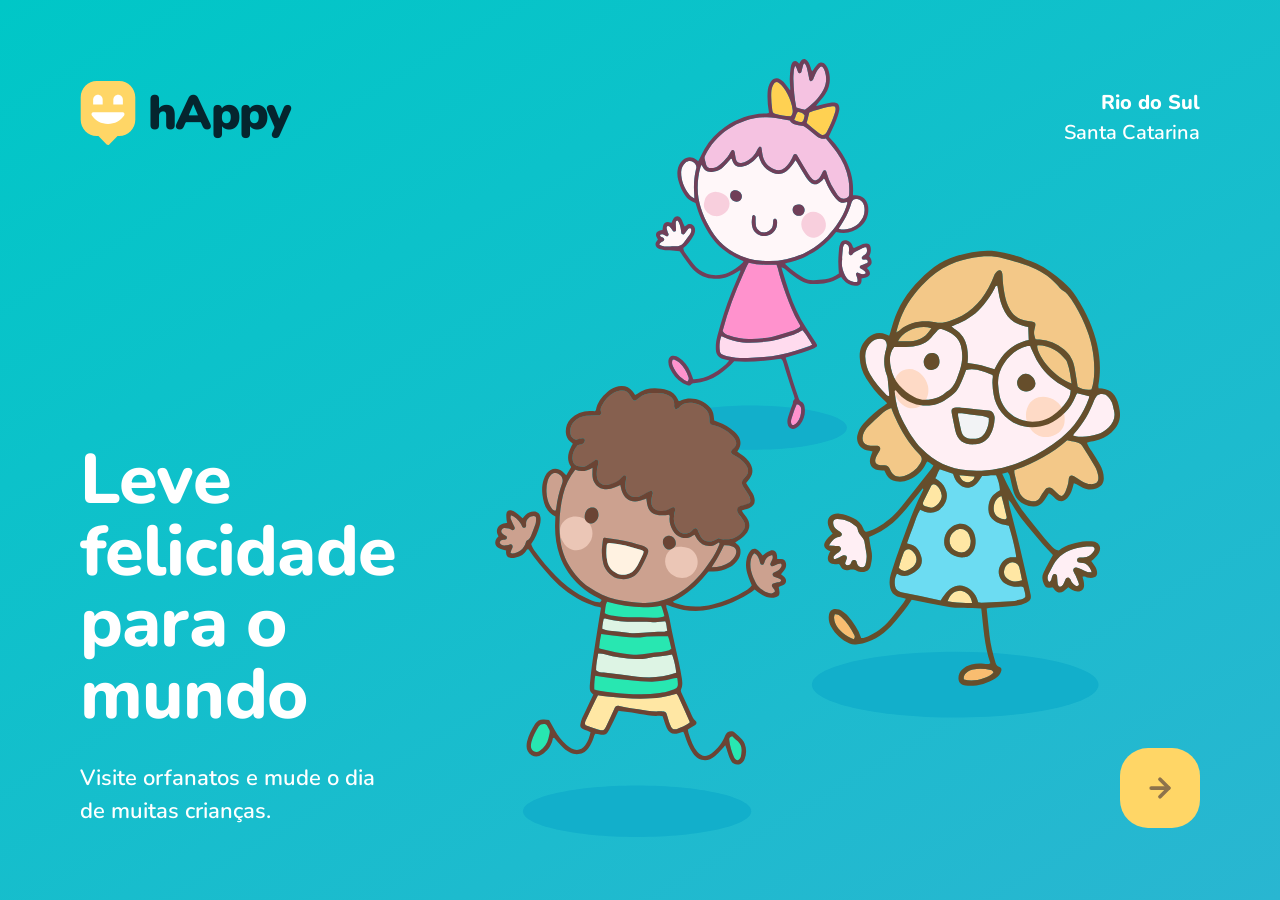
<file: index.html>
<!DOCTYPE html>
<html lang="pt-BR">
<head>
  <meta charset="UTF-8">
  <meta name="viewport" content="width=device-width, initial-scale=1">
  <meta name="theme-color" content="#15c3d6">
  <meta name="description" content="Leve felicidade para o mundo. Encontre orfanatos e planeje uma visita com o Happy.">
  <title>Happy — Leve felicidade para o mundo</title>
  <link rel="icon" href="assets/map-marker.svg" type="image/svg+xml">
  <link rel="preload" href="assets/nunito.woff2" as="font" type="font/woff2" crossorigin>
  <!-- Bootstrap oficial, servido localmente antes do tema Happy. -->
  <link rel="stylesheet" href="assets/vendor/bootstrap/bootstrap.min.css">
  <link rel="stylesheet" href="styles.css">
  <script src="assets/vendor/bootstrap/bootstrap.bundle.min.js" defer></script>
  <script src="scripts/app.js" defer></script>
</head>
<body class="home-page" data-page="home">
  <main class="landing">
    <a class="brand landing-brand" href="index.html" aria-label="Happy, página inicial">
      <img src="assets/map-marker.svg" alt="" width="56" height="64">
      <span>hAppy</span>
    </a>
    <div class="landing-location"><strong>Rio do Sul</strong><span>Santa Catarina</span></div>
    <div class="landing-copy">
      <h1>Leve<br>felicidade<br>para o<br>mundo</h1>
      <p>Visite orfanatos e mude o dia<br>de muitas crianças.</p>
    </div>
    <img class="landing-illustration" src="assets/landing.svg" alt="Três crianças sorrindo e brincando" width="660" height="640" fetchpriority="high">
    <a class="btn enter-button icon-button" href="orphanages.html" aria-label="Encontrar orfanatos" title="Encontrar orfanatos">
      <img src="assets/arrow-forward.svg" alt="" width="28" height="28">
    </a>
  </main>
</body>
</html>
</file>
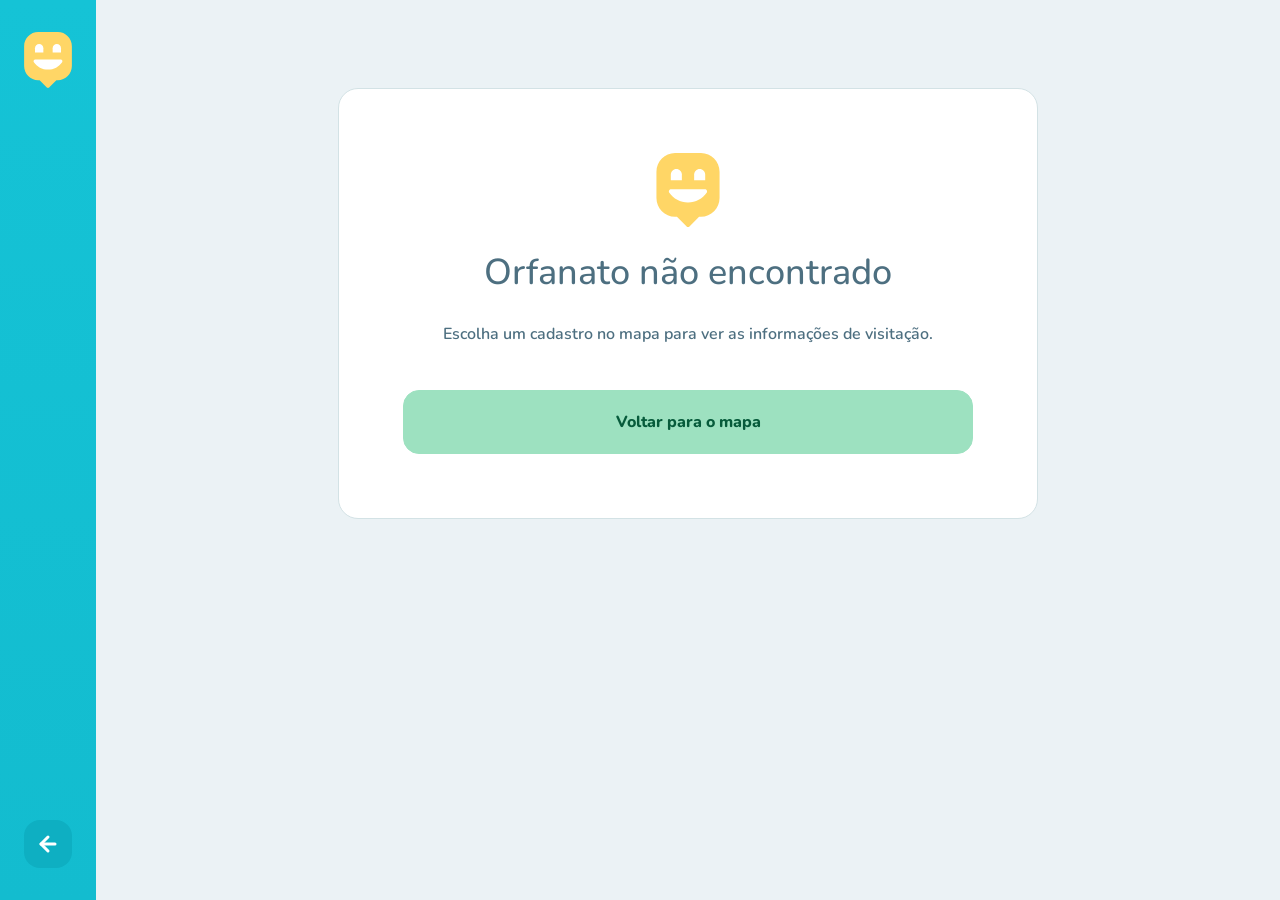
<file: orphanage.html>
<!DOCTYPE html>
<html lang="pt-BR">
<head>
  <meta charset="UTF-8">
  <meta name="viewport" content="width=device-width, initial-scale=1">
  <meta name="theme-color" content="#15c3d6">
  <meta name="description" content="Veja os dados do orfanato, a localização e as informações de visitação.">
  <title>Visite um orfanato — Happy</title>
  <link rel="icon" href="assets/map-marker.svg" type="image/svg+xml">
  <!-- Bootstrap oficial, servido localmente antes do tema Happy. -->
  <link rel="stylesheet" href="assets/vendor/bootstrap/bootstrap.min.css">
  <link rel="stylesheet" href="styles.css">
  <script src="assets/vendor/bootstrap/bootstrap.bundle.min.js" defer></script>
  <script src="scripts/app.js" defer></script>
</head>
<body class="inner-page" data-page="detail">
  <a class="skip-link" href="#main-content">Ir para as informações</a>
  <aside class="sidebar" aria-label="Navegação"><a href="index.html" class="sidebar-brand" aria-label="Happy, página inicial"><img src="assets/map-marker.svg" alt="" width="48" height="56"></a><a href="orphanages.html" class="btn back-button icon-button" aria-label="Voltar para o mapa"><img src="assets/arrow-back.svg" alt="" width="24" height="24"></a></aside>
  <main class="detail-page" id="main-content">
    <article class="card orphanage-detail" id="detail-content" hidden>
      <div id="detail-photos" class="detail-photos"></div>
      <div class="detail-body">
        <h1 id="detail-name"></h1><p id="detail-about" class="detail-text"></p>
        <div class="map-container detail-map-container">
          <div class="happy-map detail-map" id="detail-map" tabindex="0" role="region" aria-label="Localização do orfanato" data-mode="view" data-lat="-27.2143" data-lng="-49.6430" data-zoom="15"><div class="map-tiles" aria-hidden="true"></div><div class="map-markers"></div><div class="map-unavailable" hidden>Mapa indisponível. Use o link abaixo para abrir a localização.</div><div class="map-controls"><button class="map-zoom-in" type="button" aria-label="Aproximar mapa">+</button><button class="map-zoom-out" type="button" aria-label="Afastar mapa">−</button></div><a class="map-attribution" href="https://www.openstreetmap.org/copyright" target="_blank" rel="noopener noreferrer">© OpenStreetMap</a></div>
          <a class="map-footer" id="detail-routes" href="https://www.openstreetmap.org" target="_blank" rel="noopener noreferrer">Ver rotas no mapa</a>
        </div>
        <section class="detail-visitation" aria-labelledby="visitation-title"><h2 id="visitation-title">Instruções para visita</h2><p id="detail-instructions" class="detail-text"></p><div class="visit-cards row g-3"><div class="col-12 col-md-6"><div class="visit-card card h-100"><img src="assets/clock.svg" alt="" width="32" height="32"><h3>Horário das visitas</h3><p id="detail-hours"></p></div></div><div class="col-12 col-md-6"><div class="visit-card card h-100 weekend-card" id="weekend-card"><span class="weekend-symbol" aria-hidden="true">♡</span><h3>Fim de semana</h3><p id="detail-weekends"></p></div></div></div><a class="btn btn-success primary-button w-100 d-flex align-items-center justify-content-center gap-3 whatsapp-button" id="detail-whatsapp" href="https://wa.me" target="_blank" rel="noopener noreferrer"><img src="assets/whatsapp.svg" alt="" width="24" height="24">Entrar em contato</a></section>
      </div>
    </article>
    <section class="card success-panel missing-panel" id="detail-missing" hidden><img src="assets/map-marker.svg" alt="" width="64" height="74"><h1>Orfanato não encontrado</h1><p>Escolha um cadastro no mapa para ver as informações de visitação.</p><a class="btn btn-success primary-button w-100 d-flex align-items-center justify-content-center gap-3" href="orphanages.html">Voltar para o mapa</a></section>
  </main>
</body>
</html>
</file>
<file: styles.css>
@font-face {
  font-family: Nunito;
  src: url("assets/nunito.woff2") format("woff2");
  font-weight: 200 1000;
  font-style: normal;
  font-display: swap;
}

:root {
  --turquoise: #15c3d6;
  --turquoise-dark: #087f94;
  --yellow: #ffd666;
  --background: #ebf2f5;
  --text: #4d6f80;
  --muted: #607985;
  --border: #d3e2e5;
  --field: #f5f8fa;
  --green: #37c77f;
  --green-dark: #075b3b;
  --error: #b54356;
  --radius: 20px;
  /* O Bootstrap fornece os componentes; estas variáveis definem o tema Happy. */
  --bs-body-font-family: Nunito, "Segoe UI", sans-serif;
  --bs-body-color: var(--text);
  --bs-body-bg: var(--background);
  --bs-border-color: var(--border);
  --bs-link-color: var(--turquoise-dark);
  --bs-link-hover-color: #056679;
  --bs-form-invalid-color: var(--error);
  --bs-form-invalid-border-color: var(--error);
}

html { min-height: 100%; }
body { font-weight: 600; }
button, a, label[role="button"] { -webkit-tap-highlight-color: transparent; }
button, input, textarea, a, summary { touch-action: manipulation; }
button, a { transition: background-color 180ms ease, color 180ms ease, transform 180ms ease; }
button { cursor: pointer; }
button:disabled { cursor: wait; opacity: .65; }
a { color: inherit; }
img { display: block; max-width: 100%; }
[hidden] { display: none !important; }
:focus-visible { outline: 3px solid #096b85; outline-offset: 4px; }
.skip-link { position: fixed; left: 16px; top: 12px; z-index: 10; padding: 12px 20px; background: white; border-radius: 8px; transform: translateY(-150%); }
.skip-link:focus { transform: translateY(0); }
.icon-button { --bs-btn-padding-x: 0; --bs-btn-padding-y: 0; --bs-btn-border-width: 0; display: grid; place-items: center; flex-shrink: 0; }
.icon-button:active, .primary-button:active { transform: scale(.96); }
.brand { display: inline-flex; align-items: center; gap: 12px; text-decoration: none; }
.brand span { font-size: 48px; font-weight: 900; letter-spacing: -1.7px; line-height: 1; color: #05252e; }

/* Tela inicial: proporções e paleta das fotos de referência. */
.home-page { background: linear-gradient(329.54deg, #29b6d1 0%, #00c7c7 100%); color: white; }
.landing { width: min(1120px, calc(100% - 112px)); min-height: 100dvh; margin: auto; position: relative; display: grid; grid-template-columns: 1fr 1fr; grid-template-rows: auto 1fr; padding: clamp(48px, 9dvh, 88px) 0 clamp(48px, 8dvh, 80px); }
.landing-brand { position: relative; z-index: 2; align-self: start; }
.landing-brand img { width: 56px; height: 64px; }
.landing-location { text-align: right; font-size: 20px; align-self: start; padding-top: 7px; position: relative; z-index: 2; }
.landing-location strong, .landing-location span { display: block; }
.landing-location strong { font-weight: 800; }
.landing-copy { align-self: end; z-index: 2; padding-top: 60px; }
.landing-copy h1 { font-size: clamp(54px, 5.5vw, 76px); font-weight: 800; line-height: 1.02; letter-spacing: -.8px; margin: 0 0 30px; }
.landing-copy p { font-size: 22px; line-height: 1.5; margin: 0; font-weight: 600; }
.landing-illustration { position: absolute; width: 60%; height: 87%; object-fit: contain; top: 6%; left: 35%; }
.enter-button { --bs-btn-bg: var(--yellow); --bs-btn-hover-bg: #ffdf8d; --bs-btn-active-bg: #ffdf8d; position: absolute; bottom: clamp(48px, 8dvh, 80px); right: 0; width: 80px; height: 80px; border-radius: 28px; z-index: 3; }
.enter-button img { width: 30px; height: 30px; }
.enter-button:hover { transform: translateX(3px); }

/* Navegação lateral compartilhada. */
.sidebar { position: fixed; inset: 0 auto 0 0; width: 96px; padding: 32px 24px; background: linear-gradient(180deg, #15c3d6, #13bccf); display: flex; flex-direction: column; align-items: center; justify-content: space-between; z-index: 4; }
.sidebar-brand img { width: 48px; height: 56px; }
.back-button { --bs-btn-bg: #0eafc2; --bs-btn-hover-bg: #078ca3; --bs-btn-active-bg: #078ca3; width: 48px; height: 48px; border-radius: 16px; }
.form-page { margin-left: 96px; padding: 40px 24px 72px; }
.page-caption { margin: 0 auto 40px; text-align: center; font-size: 16px; font-weight: 600; color: var(--muted); }
.orphanage-form { width: min(700px, 100%); margin: auto; padding: 56px 64px 64px; border-radius: var(--radius); border: 1px solid var(--border); background: white; }
legend { float: none; width: 100%; padding: 0 0 22px; margin-bottom: 32px; border-bottom: 1px solid var(--border); font-size: 32px; line-height: 1.4; font-weight: 700; color: var(--text); }
.visitation-fields { margin-top: 64px; }
.input-block { position: relative; margin-top: 22px; }
.input-block label, .input-label { display: block; color: var(--muted); font-size: 15px; margin-bottom: 8px; }
.label-hint { font-size: 12px; margin-left: 16px; }
.form-control { min-height: 56px; border-radius: 16px; color: var(--text); background-color: var(--field); padding: 15px 18px; font-weight: 600; }
textarea.form-control { min-height: 120px; line-height: 1.6; }
.form-control::placeholder { color: var(--muted); font-weight: 400; }
.form-control:focus { color: var(--text); background-color: var(--field); border-color: #1bb5c9; box-shadow: 0 0 0 3px #15c3d61f; }
.field-error { color: var(--error); font-size: 13px; line-height: 1.45; margin: 7px 0 0; }
.field-error:empty { display: none; }
.field-error:not(:empty) { display: block; }
.character-count { display: block; text-align: right; font-size: 11px; line-height: 1; margin-top: 5px; color: var(--muted); }
.character-count { position: absolute; right: 10px; bottom: 10px; background: var(--field); padding: 2px 4px; pointer-events: none; }
.input-block:has(.field-error:not(:empty)) .character-count { position: static; }
.photo-previews { margin-top: 4px; }
.photos-add { height: 96px; width: 96px; border: 1px dashed #96d2dc; border-radius: var(--radius); background: var(--field); display: grid !important; place-items: center; cursor: pointer; margin: 0 !important; }
.photos-add:hover { border-color: var(--turquoise); background: #eefbfd; }
.photos-add img, .add-orphanage img { filter: brightness(0) saturate(100%) invert(68%) sepia(75%) saturate(962%) hue-rotate(139deg) brightness(89%) contrast(88%); }
.photo-preview { width: 96px; height: 96px; position: relative; margin: 0; }
.photo-preview img { width: 100%; height: 100%; object-fit: cover; border-radius: var(--radius); }
.photo-preview button { position: absolute; top: 4px; right: 4px; border: 0; border-radius: 8px; width: 26px; height: 26px; padding: 0; display: grid; place-items: center; line-height: 1; background: white; color: var(--error); font-weight: 800; }
.weekend-field { padding-left: 0; margin-top: 26px; font-size: 15px; color: var(--muted); }
.weekend-field .form-check-label, .weekend-field .form-check-input { cursor: pointer; }
.weekend-field .form-check-input { float: none; flex: 0 0 auto; margin: 0; width: 56px; height: 28px; }
.weekend-field .form-check-input:checked { background-color: #28b575; border-color: #28b575; }
.weekend-field .form-check-input:focus { border-color: #1bb5c9; box-shadow: 0 0 0 3px #15c3d61f; }
.primary-button { --bs-btn-color: var(--green-dark); --bs-btn-bg: #9de1c0; --bs-btn-border-color: #9de1c0; --bs-btn-hover-color: var(--green-dark); --bs-btn-hover-bg: #7ed8ad; --bs-btn-hover-border-color: #7ed8ad; --bs-btn-active-color: var(--green-dark); --bs-btn-active-bg: #7ed8ad; --bs-btn-active-border-color: #7ed8ad; --bs-btn-disabled-color: var(--green-dark); --bs-btn-disabled-bg: #9de1c0; --bs-btn-disabled-border-color: #9de1c0; --bs-btn-padding-y: 1rem; --bs-btn-padding-x: 1.5rem; --bs-btn-border-radius: 1rem; --bs-btn-font-weight: 800; min-height: 64px; white-space: nowrap; }
.confirm-button { margin-top: 28px; }
.form-feedback { margin: 16px 0 0; color: var(--error); font-size: 14px; }
.form-feedback:empty { display: none; }
.success-panel { width: min(700px, 100%); margin: 56px auto; border: 1px solid var(--border); border-radius: var(--radius); background: white; padding: 64px; text-align: center; }
.success-panel > img { margin: 0 auto 24px; }
.success-panel h2, .success-panel h1 { font-size: 36px; margin: 0 0 16px; line-height: 1.2; }
.success-panel p { margin: 12px 0; }
.success-panel .primary-button { margin-top: 32px; }
.text-link { display: inline-block; color: var(--turquoise-dark); margin-top: 24px; text-underline-offset: 4px; }

/* Mapas em JavaScript puro: tiles OSM, seleção, zoom e movimento. */
.map-container { border: 1px solid var(--border); border-radius: var(--radius); overflow: hidden; background: var(--field); }
.happy-map { position: relative; overflow: hidden; touch-action: none; background: #e6eeec; isolation: isolate; }
.form-map { height: 240px; cursor: crosshair; }
.map-tiles, .map-markers { position: absolute; inset: 0; }
.map-tiles { pointer-events: none; }
.map-tiles img, .map-tile { position: absolute; width: 256px; height: 256px; max-width: none; pointer-events: none; user-select: none; }
.form-map .map-tiles { filter: saturate(.3) opacity(.68); }
.map-markers { pointer-events: none; }
.map-marker { position: absolute; transform: translate(-50%, -100%); width: 48px; height: 58px; border: 0; padding: 0; background: transparent; pointer-events: auto; display: grid; place-items: center; }
.map-marker img { width: 48px; height: 56px; }
.map-marker:hover { transform: translate(-50%, -100%) scale(1.08); }
.map-marker-label { position: absolute; bottom: calc(100% + 5px); left: 50%; transform: translateX(-50%); background: white; color: var(--text); border-radius: 8px; padding: 8px 12px; white-space: nowrap; box-shadow: 0 3px 15px #46748120; }
.map-controls { position: absolute; top: 12px; left: 12px; display: grid; border: 1px solid var(--border); background: white; border-radius: 10px; overflow: hidden; z-index: 2; }
.map-controls button { background: white; color: var(--text); border: 0; width: 34px; height: 34px; font: 700 24px/1 Nunito, sans-serif; }
.map-controls button + button { border-top: 1px solid var(--border); }
.map-controls button:hover { background: #edf8fa; }
.map-attribution { position: absolute; bottom: 0; right: 0; padding: 2px 5px; background: #ffffffe8; color: #475e68; font: 10px/1.5 sans-serif; z-index: 2; text-decoration: none; }
.map-unavailable { position: absolute; inset: 0; display: grid; place-content: center; padding: 30px 55px; text-align: center; font-size: 14px; color: var(--text); background: #eef3f2e8; pointer-events: none; }
.map-footer { min-height: 48px; margin: 0; display: flex; align-items: center; justify-content: center; text-align: center; padding: 12px 20px; color: var(--turquoise-dark); font-weight: 800; font-size: 12px; text-decoration: none; }
.manual-location { font-size: 12px; color: var(--muted); margin: 12px 0 28px; }
.manual-location-toggle { --bs-btn-color: var(--muted); --bs-btn-hover-color: var(--turquoise-dark); --bs-btn-active-color: var(--turquoise-dark); --bs-btn-padding-x: 0; --bs-btn-padding-y: 0; font-size: 12px; text-align: left; text-underline-offset: 3px; }
.coordinates-fields { padding-top: 4px; }
.coordinates-fields .input-block { margin-top: var(--bs-gutter-y); min-width: 0; }
.coordinates-fields .input-block label { font-size: 13px; }
.coordinates-fields input { font-size: 14px; }
.secondary-button { --bs-btn-color: var(--turquoise-dark); --bs-btn-bg: #edf9fb; --bs-btn-border-color: var(--border); --bs-btn-hover-color: var(--turquoise-dark); --bs-btn-hover-bg: #def1f5; --bs-btn-hover-border-color: #a8d4de; --bs-btn-active-color: var(--turquoise-dark); --bs-btn-active-bg: #def1f5; --bs-btn-active-border-color: #a8d4de; --bs-btn-border-radius: 10px; --bs-btn-padding-y: 10px; --bs-btn-padding-x: 16px; margin-top: 12px; }

/* Mapa e lista de cadastros. */
.directory-layout { min-height: 100dvh; }
.directory-sidebar { background: linear-gradient(180deg, #15c3d6, #13bccf); color: white; padding: 44px 38px 32px; min-width: 0; height: 100dvh; overflow-y: auto; }
.directory-brand span { font-size: 40px; }
.directory-heading { margin-top: 54px; }
.directory-heading h1 { margin: 0; font-size: 34px; font-weight: 800; line-height: 1.2; letter-spacing: -.4px; }
.directory-heading p { font-size: 17px; line-height: 1.5; margin: 20px 0 0; max-width: 250px; }
.directory-entries { margin-top: 34px; }
.search-label { display: block; font-weight: 800; font-size: 14px; margin-bottom: 10px; }
.directory-search { background: #fff !important; border-color: transparent !important; border-radius: 12px !important; min-height: 46px !important; font-size: 14px; padding: 12px 14px !important; }
.directory-empty { font-size: 14px; background: #087f9426; padding: 16px; border-radius: 12px; margin-top: 14px; }
.directory-empty p { margin: 0 0 8px; }
.directory-empty a { font-weight: 800; text-underline-offset: 3px; }
.directory-feedback { font-size: 13px; margin: 12px 0 0; background: #087f943b; border-radius: 8px; }
.directory-feedback:empty { display: none; }
.orphanage-list { --bs-list-group-color: #3d6676; --bs-list-group-action-color: #3d6676; --bs-list-group-action-hover-color: #3d6676; --bs-list-group-action-hover-bg: #effdff; margin-top: 12px; }
.orphanage-list .orphanage-list-item { padding: 14px; border-radius: 12px; border-width: 1px; }
.orphanage-list-text { min-width: 0; }
.orphanage-list-arrow { flex-shrink: 0; font-size: 24px; color: var(--turquoise-dark); }
.directory-no-results { font-size: 14px; margin: 4px 0; }
.orphanage-list-item:hover { transform: translateX(2px); }
.orphanage-list-title { font-weight: 800; display: block; overflow-wrap: anywhere; }
.orphanage-list-meta { font-size: 12px; display: block; margin-top: 3px; }
.directory-footer { margin-top: auto; padding-top: 32px; display: flex; align-items: center; justify-content: space-between; gap: 20px; }
.directory-footer strong, .directory-footer span { display: block; }
.directory-footer strong { font-size: 18px; font-weight: 800; }
.directory-footer span { font-size: 15px; }
.directory-main { position: relative; min-width: 0; min-height: 100dvh; }
.directory-map { height: 100dvh; cursor: grab; }
.directory-map:active { cursor: grabbing; }
.directory-map .map-controls { top: 28px; left: 28px; }
.directory-map .map-unavailable { font-size: 18px; padding: 80px; }
.map-toolbar { position: absolute; right: 32px; bottom: 40px; display: flex; align-items: center; gap: 12px; z-index: 3; }
.add-orphanage { --bs-btn-bg: var(--turquoise); --bs-btn-hover-bg: #0aa7bd; --bs-btn-active-bg: #0aa7bd; width: 64px; height: 64px; border-radius: 22px; }
.add-orphanage img { filter: brightness(0) invert(1); }
.locate-button { --bs-btn-color: var(--text); --bs-btn-bg: white; --bs-btn-border-color: var(--border); --bs-btn-hover-color: var(--text); --bs-btn-hover-bg: #effbfc; --bs-btn-hover-border-color: var(--border); --bs-btn-active-color: var(--text); --bs-btn-active-bg: #effbfc; --bs-btn-active-border-color: var(--border); --bs-btn-padding-y: 12px; --bs-btn-padding-x: 18px; --bs-btn-border-radius: 12px; --bs-btn-font-size: 14px; --bs-btn-font-weight: 800; }

/* Informações de um cadastro. */
.detail-page { margin-left: 96px; padding: 64px 24px; }
.orphanage-detail { width: min(700px, 100%); margin: auto; background: white; border: 1px solid var(--border); border-radius: var(--radius); overflow: hidden; }
.detail-photos { display: block; }
.detail-photos:empty { display: none; }
.detail-photo-main { width: 100%; height: 310px; object-fit: cover; }
.detail-photo-thumbnails { display: flex; gap: 12px; padding: 18px 24px 0; overflow-x: auto; }
.detail-photo-thumb { flex: 0 0 82px; height: 64px; border: 2px solid transparent; border-radius: 12px; padding: 0; overflow: hidden; opacity: .6; background: var(--field); }
.detail-photo-thumb img { width: 100%; height: 100%; object-fit: cover; }
.detail-photo-thumb.is-active, .detail-photo-thumb:hover { opacity: 1; border-color: var(--turquoise); }
.detail-no-photos { padding: 20px 24px; margin: 0; text-align: center; font-size: 14px; background: var(--field); color: var(--muted); }
.detail-body { padding: 48px 64px 64px; }
.detail-body h1 { font-size: 44px; font-weight: 800; line-height: 1.2; margin: 0 0 24px; overflow-wrap: anywhere; }
.detail-text { font-size: 17px; line-height: 1.8; white-space: pre-line; overflow-wrap: anywhere; }
.detail-map-container { margin-top: 32px; }
.detail-map { height: 230px; }
.detail-map-container .map-footer { font-size: 14px; min-height: 56px; }
.detail-map-container .map-footer:hover { background: #eaf9fc; }
.detail-visitation { margin-top: 44px; padding-top: 36px; border-top: 1px solid var(--border); }
.detail-visitation h2 { font-size: 32px; margin: 0 0 16px; line-height: 1.3; }
.visit-cards { margin-top: 30px; margin-bottom: 30px; }
.visit-card { padding: 24px; border: 1px solid #b3dae2; border-radius: var(--radius); background: #f1fbfd; color: #527e91; }
.visit-card h3 { font-size: 14px; margin: 14px 0 8px; }
.visit-card p { font-size: 15px; margin: 0; overflow-wrap: anywhere; }
.weekend-card { border-color: #a9ddc2; background: #f1fcf6; color: #288b5e; }
.weekend-card.is-closed { border-color: #ecc5cb; background: #fff5f6; color: #aa5263; }
.weekend-symbol { font-size: 35px; line-height: 32px; display: block; }
.whatsapp-button { --bs-btn-color: #073e2a; --bs-btn-bg: var(--green); --bs-btn-border-color: var(--green); --bs-btn-hover-color: #073e2a; --bs-btn-hover-bg: #31b976; --bs-btn-hover-border-color: #31b976; --bs-btn-active-color: #073e2a; --bs-btn-active-bg: #31b976; --bs-btn-active-border-color: #31b976; }
.missing-panel { margin-top: 24px; }

@media (min-width: 1400px) {
  .landing { width: min(1200px, calc(100% - 200px)); }
  .landing-copy h1 { font-size: 80px; }
  .landing-illustration { width: 62%; left: 34%; }
}
@media (max-width: 1023px) {
  .landing { width: calc(100% - 80px); padding-top: 56px; padding-bottom: 56px; }
  .landing-copy h1 { font-size: 60px; }
  .landing-copy p { font-size: 18px; }
  .landing-illustration { width: 63%; left: 34%; }
  .landing-location { font-size: 17px; }
  .landing-brand span { font-size: 40px; }
  .landing-brand img { width: 48px; height: 56px; }
  .enter-button { width: 68px; height: 68px; bottom: 56px; border-radius: 24px; }
  .directory-sidebar { padding: 32px 28px; }
  .directory-heading h1 { font-size: 30px; }
}
@media (max-width: 767px) {
  .landing { width: calc(100% - 48px); display: grid; grid-template-columns: 1fr auto; grid-template-rows: auto auto 1fr auto; padding: 30px 0; min-height: 100dvh; }
  .landing-brand { gap: 8px; }
  .landing-brand img { width: 36px; height: 44px; }
  .landing-brand span { font-size: 32px; letter-spacing: -1px; }
  .landing-location { font-size: 12px; padding-top: 3px; }
  .landing-copy { grid-column: 1 / -1; align-self: start; padding-top: 32px; }
  .landing-copy h1 { font-size: clamp(42px, 10.8vw, 64px); line-height: 1.02; margin-bottom: 20px; }
  .landing-copy p { font-size: 15px; max-width: 230px; }
  .landing-illustration { position: static; grid-column: 1 / -1; grid-row: 3; justify-self: center; align-self: center; width: min(85%, 320px); height: clamp(160px, 30dvh, 280px); margin-top: 8px; pointer-events: none; }
  .enter-button { position: static; grid-column: 2; grid-row: 4; justify-self: end; width: 60px; height: 60px; border-radius: 22px; margin-top: 12px; }
  .sidebar { width: 72px; padding: 24px 12px; }
  .sidebar-brand img { width: 40px; height: 47px; }
  .form-page, .detail-page { margin-left: 72px; padding: 24px 16px 40px; }
  .page-caption { font-size: 14px; margin-bottom: 24px; }
  .orphanage-form { padding: 32px 24px; }
  legend { font-size: 28px; margin-bottom: 24px; padding-bottom: 18px; }
  .visitation-fields { margin-top: 44px; }
  .label-hint { display: block; margin-left: 0; margin-top: 4px; }
  .form-map { height: 190px; }
  .coordinates-fields input { font-size: 16px; }
  .map-footer { padding: 12px; font-size: 11px; }
  .success-panel { padding: 36px 24px; }
  .success-panel h1, .success-panel h2 { font-size: 30px; }
  .directory-sidebar { height: auto; overflow: visible; padding: 24px; }
  .directory-brand img { width: 36px; height: 44px; }
  .directory-brand span { font-size: 32px; }
  .directory-heading { margin-top: 26px; }
  .directory-heading h1 { font-size: 28px; }
  .directory-heading h1 br { display: none; }
  .directory-heading p { margin-top: 10px; max-width: none; font-size: 15px; }
  .directory-entries { margin-top: 24px; }
  .orphanage-list { max-height: 250px; overflow-y: auto; }
  .directory-footer { padding-top: 24px; }
  .directory-footer strong { font-size: 16px; }
  .directory-footer span { font-size: 13px; }
  .directory-main { min-height: 60dvh; }
  .directory-map { height: 60dvh; min-height: 360px; }
  .directory-map .map-unavailable { font-size: 16px; padding: 60px 35px; }
  .map-toolbar { right: 20px; bottom: 32px; }
  .detail-body { padding: 32px 24px; }
  .detail-body h1 { font-size: 32px; }
  .detail-visitation h2 { font-size: 26px; }
  .detail-text { font-size: 16px; }
  .detail-photo-main { height: 230px; }
  .visit-card { padding: 20px; }
  .whatsapp-button { font-size: 14px; padding: 16px; }
}
@media (max-width: 479px) {
  .sidebar { inset: 0 0 auto; width: 100%; height: 72px; padding: 12px 20px; flex-direction: row; }
  .sidebar-brand img { width: 35px; height: 42px; }
  .back-button { width: 42px; height: 42px; border-radius: 14px; }
  .form-page, .detail-page { margin-left: 0; padding: 96px 16px 32px; }
  .orphanage-form { padding: 28px 22px 32px; }
  .page-caption { margin-bottom: 22px; }
  .landing-copy { padding-top: 32px; }
  .landing-copy h1 { font-size: 40px; }
  .landing-copy p { font-size: 14px; }
  .weekend-field { font-size: 14px; }
  .primary-button { min-height: 56px; }
  .detail-body { padding: 28px 22px; }
}
@media (max-height: 650px) and (min-width: 768px) {
  .landing { padding-top: 35px; padding-bottom: 35px; }
  .landing-copy { padding-top: 32px; }
  .landing-copy h1 { font-size: 54px; margin-bottom: 20px; }
  .landing-copy p { font-size: 17px; }
  .landing-illustration { height: 91%; top: 3%; }
  .enter-button { bottom: 35px; }
}
@media (prefers-reduced-motion: reduce) {
  *, *::before, *::after { scroll-behavior: auto !important; transition: none !important; animation: none !important; }
}
</file>
